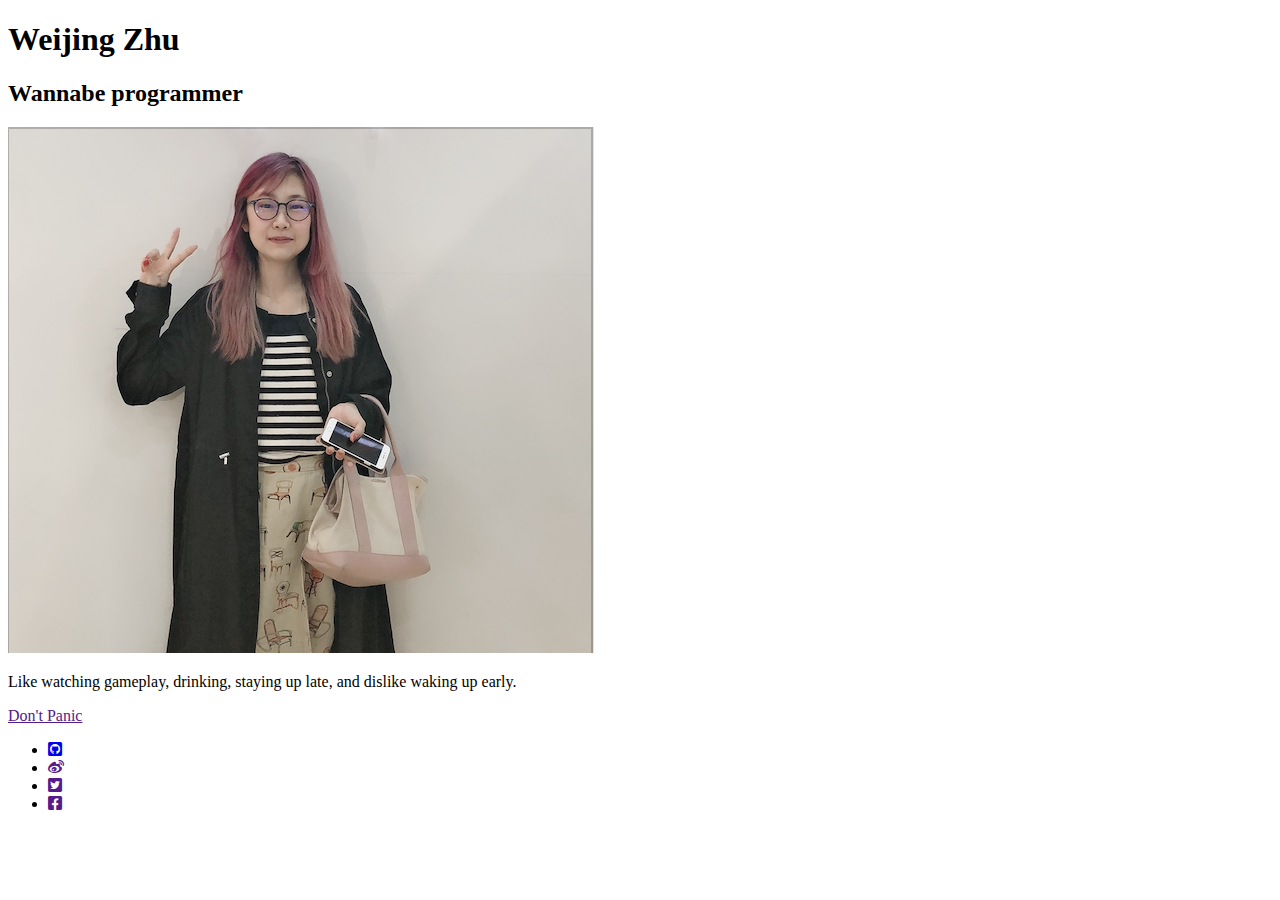
<file: 01-Profile-content/profile/index.html>
<!DOCTYPE html>
<html>
<head>
  <title>Weijing Zhu</title>
  <meta charset="utf-8">
  <link rel="stylesheet" href="https://use.fontawesome.com/releases/v5.6.3/css/all.css">
</head>
<body>
  <h1>Weijing Zhu</h1>
  <h2>Wannabe programmer</h2>
  <img src="images/profile-pic.png" alt="Profile picture">
  <p>Like watching gameplay, drinking, staying up late, and dislike waking up early.</p>
  <a href="">Don't Panic</a>
  <ul>
    <li>
      <a href="https://github.com/fortytwo0715" target="_blank">
      <i class="fab fa-github-square"></i>
    </li>
    <li>
      <a href="" target="_blank">
      <i class="fab fa-weibo"></i>
    </li>
    <li>
      <a href="" target="_blank">
      <i class="fab fa-twitter-square"></i>
    </li>
    <li>
      <a href="" target="_blank">
      <i class="fab fa-facebook-square"></i>
    </li>
  </ul>
</body>
</html>
</file>
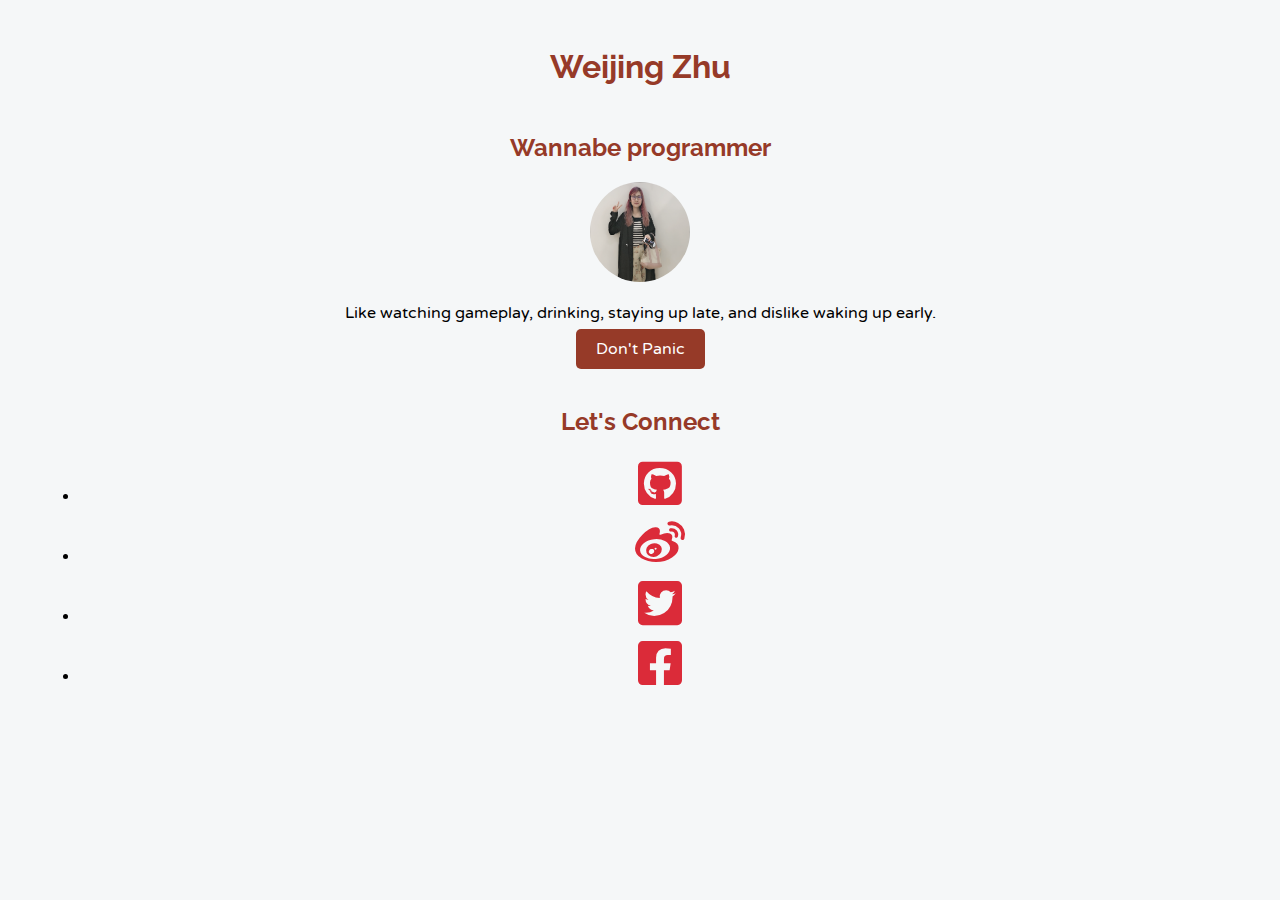
<file: 02-Fonts-and-colors/profile/index.html>
<!DOCTYPE html>
<html>
<head>
  <title>Weijing Zhu</title>
  <meta charset="utf-8">
  <link rel="stylesheet" href="https://use.fontawesome.com/releases/v5.6.3/css/all.css">
  <link href="https://fonts.googleapis.com/css?family=Raleway:400,700|Varela+Round&display=swap" rel="stylesheet">
  <link rel="stylesheet" href="style.css">
</head>
<body>
  <h1>Weijing Zhu</h1>
  <h2>Wannabe programmer</h2>
  <img src="images/profile-pic.png" alt="Profile picture" id="profile-pic">
  <p>Like watching gameplay, drinking, staying up late, and dislike waking up early.</p>
  <a class="btn-red" href="">Don't Panic</a>

  <h2>Let's Connect</h2>
  <ul id="social">
    <li>
      <a href="https://github.com/fortytwo0715" target="_blank">
      <i class="fab fa-github-square"></i>
    </li>
    <li>
      <a href="" target="_blank">
      <i class="fab fa-weibo"></i>
    </li>
    <li>
      <a href="" target="_blank">
      <i class="fab fa-twitter-square"></i>
    </li>
    <li>
      <a href="" target="_blank">
      <i class="fab fa-facebook-square"></i>
    </li>
  </ul>
</body>
</html>
</file>
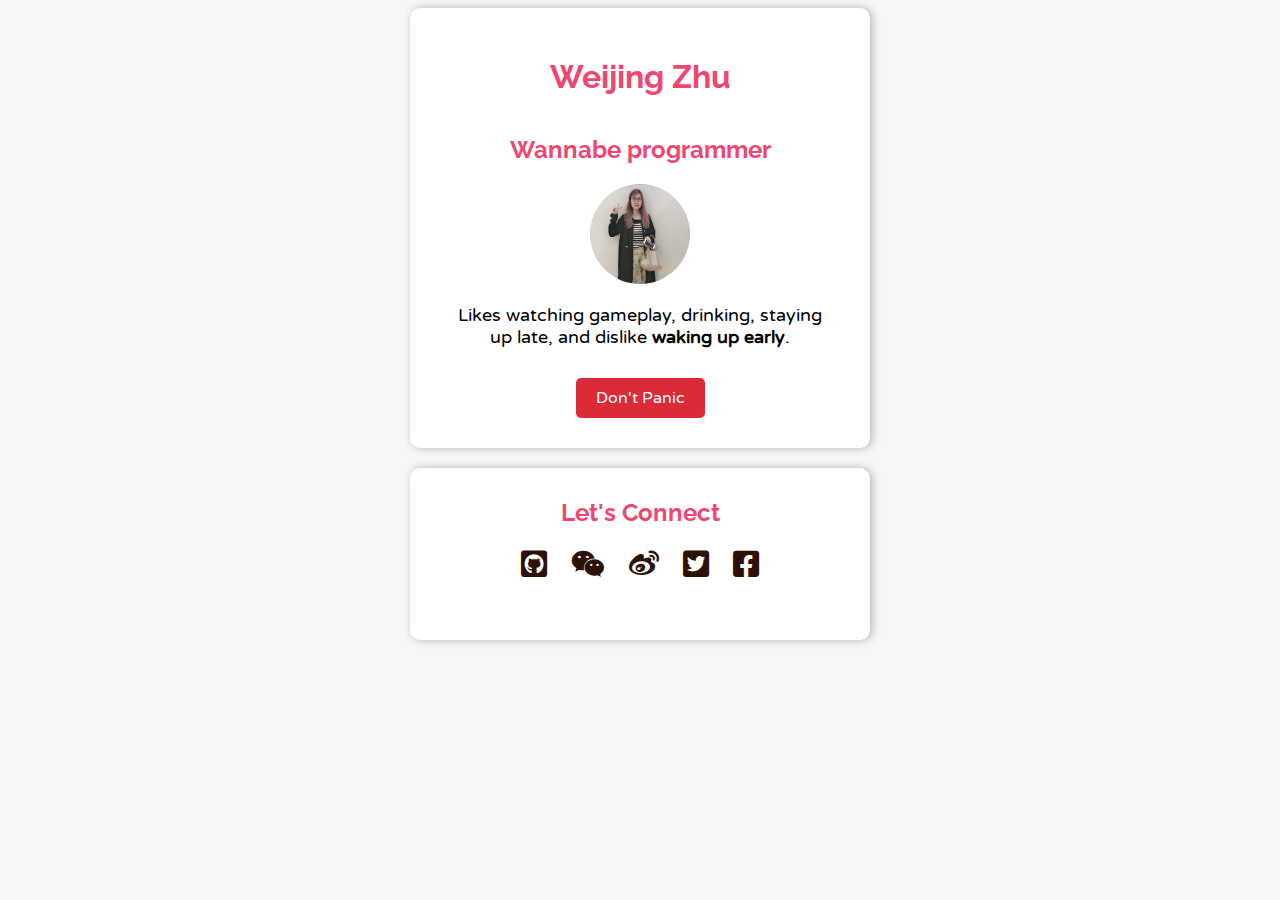
<file: 03-Finishing-profile-design/profile/index.html>
<!DOCTYPE html>
<html>
<head>
  <title>Weijing Zhu</title>
  <meta charset="utf-8">
  <link rel="stylesheet" href="https://use.fontawesome.com/releases/v5.6.3/css/all.css">
  <link href="https://fonts.googleapis.com/css?family=Raleway:400,700|Varela+Round&display=swap" rel="stylesheet">
  <link rel="stylesheet" href="style.css">
</head>
<body>

  <div class="container">
    <div class="card-white">
      <h1>Weijing Zhu</h1>
      <h2>Wannabe programmer</h2>
      <img src="images/profile-pic.png" alt="Profile picture" id="profile-pic">
      <p>Likes watching gameplay, drinking, staying up late, and dislike <b>waking up early</b>.</p>
      <a class="btn-red" href="">Don't Panic</a>
    </div>

    <div class="card-white">
      <h2>Let's Connect</h2>
      <ul id="social" class="inline-list">
        <li>
          <a href="https://github.com/fortytwo0715" target="_blank">
          <i class="fab fa-github-square"></i></a>
        </li>
        <li>
          <a href="" target="_blank">
          <i class="fab fa-weixin"></i></a>
        </li>
        <li>
          <a href="" target="_blank">
          <i class="fab fa-weibo"></i></a>
        </li>
        <li>
          <a href="" target="_blank">
          <i class="fab fa-twitter-square"></i></a>
        </li>
        <li>
          <a href="" target="_blank">
          <i class="fab fa-facebook-square"></i></a>
        </li>
      </ul>
    </div>
  </div>
</body>
</html>
</file>
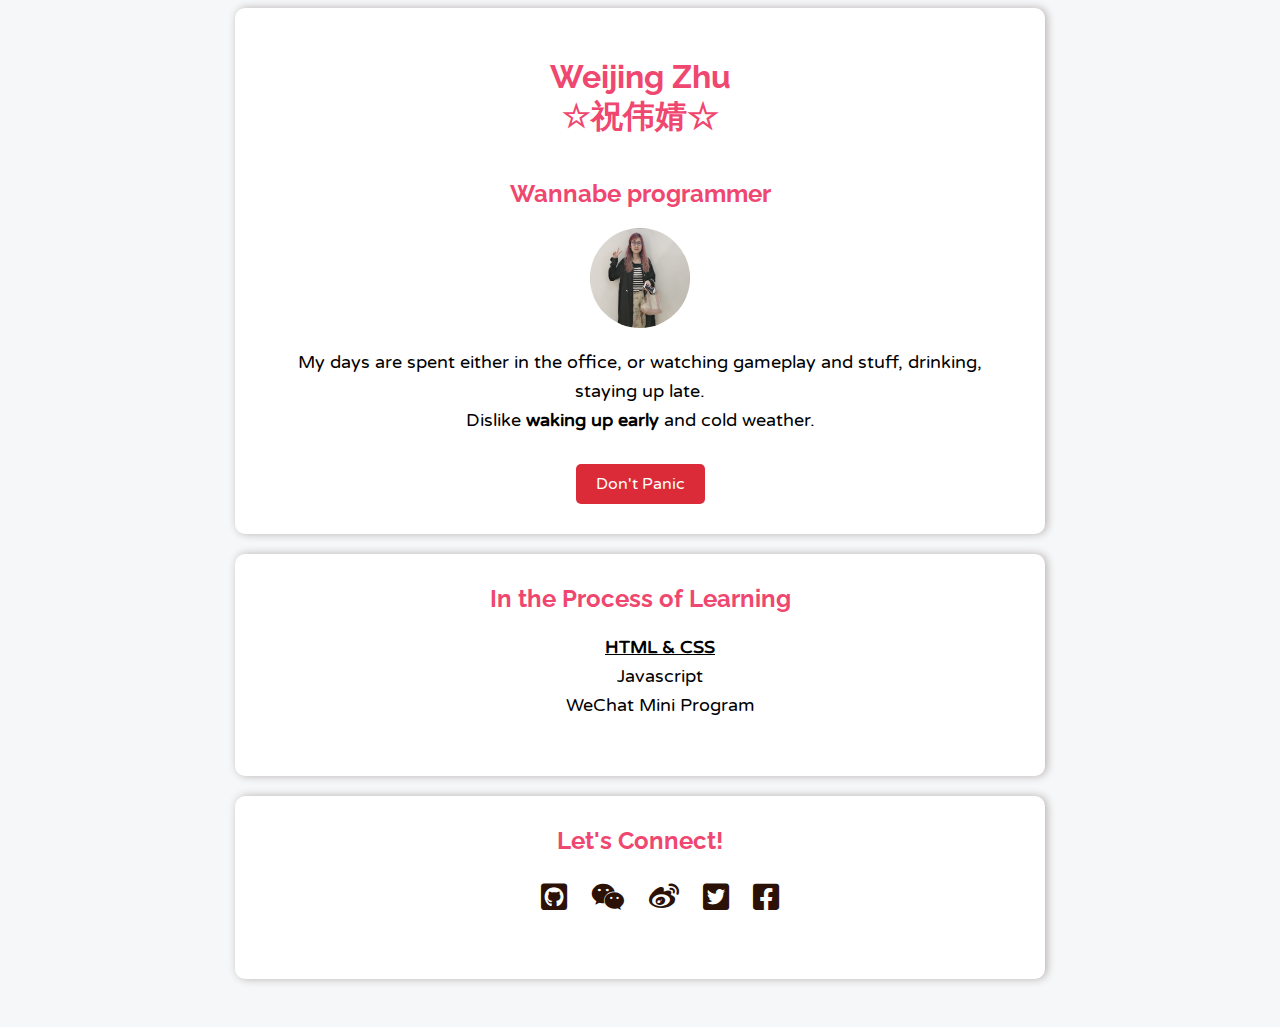
<file: 04-Responsive-profile/profile/index.html>
<!DOCTYPE html>
<html>
<head>
  <title>Weijing Zhu</title>
  <meta charset="utf-8">
  <meta name="viewport" content="width=device-width, initial-scale=1">
  <link rel="stylesheet" href="https://use.fontawesome.com/releases/v5.6.3/css/all.css">
  <link href="https://fonts.googleapis.com/css?family=Raleway:400,700|Varela+Round&display=swap" rel="stylesheet">
  <link rel="stylesheet" href="style.css">
</head>
<body>

  <div class="container">
    <div class="card-white">
      <h1>Weijing Zhu
        <br>☆祝伟婧☆</h1>
      <h2>Wannabe programmer</h2>
      <img src="images/profile-pic.png" alt="Profile picture" id="profile-pic">
      <p>My days are spent either in the office, or watching gameplay and stuff, drinking, staying up late.
      <br>Dislike <b>waking up early</b> and cold weather.</p>
      <a class="btn-red" href="">Don't Panic</a>
    </div>

    <div class="card-white">
      <h2>In the Process of Learning</h2>
        <ul>
        <li><u><b>HTML & CSS</b></u></li>
        <li>Javascript</li>
        <li>WeChat Mini Program</li>
      </ul>
    </div>

    <div class="card-white">
      <h2>Let's Connect!</h2>
      <ul id="social" class="inline-list">
        <li>
          <a href="https://github.com/fortytwo0715" target="_blank">
          <i class="fab fa-github-square"></i></a>
        </li>
        <li>
          <a href="" target="_blank">
          <i class="fab fa-weixin"></i></a>
        </li>
        <li>
          <a href="" target="_blank">
          <i class="fab fa-weibo"></i></a>
        </li>
        <li>
          <a href="" target="_blank">
          <i class="fab fa-twitter-square"></i></a>
        </li>
        <li>
          <a href="" target="_blank">
          <i class="fab fa-facebook-square"></i></a>
        </li>
      </ul>
    </div>
  </div>
</body>
</html>
</file>
<file: 02-Fonts-and-colors/profile/style.css>
body {
  background-color: #F5F7F8;
  text-align: center;
  font-family: 'Varela Round', sans-serif;
  margin: 40px;
}

h1, h2 {
  color: #963A28;
  font-family: 'Raleway', sans-serif;
  font-weight: 700;
  margin: 48px 0 20px 0;
}

#social a {
  font-size: 50px;
  color: #DB2B39;
}

.btn-red {
  background-color: #963A28;
  color: white;
  padding: 10px 20px;
  margin: 50px;
  border-radius: 5px;
  text-decoration: none;
}

.btn-red:hover {
  background-color: #DB2B39;
}

#profile-pic {
  width: 100px;
  height: 100px;
  border-radius: 50%;
}
</file>
<file: 03-Finishing-profile-design/profile/style.css>
body {
  background-color: #F5F7F8;
  text-align: center;
  font-family: 'Varela Round', sans-serif;
}

h1, h2 {
  color: #EF476F;
  font-family: 'Raleway', sans-serif;
  font-weight: 700;
}

h1 {
  margin: 40px 0;
}

h2 {
  margin: 20px 0 20px 0;
}

p {
  margin: 15px 20px 40px 20px;
  font-size: 18px;
}

ul {
  padding-left: 0px;
}

.container {
  width: 500px;
  margin: 0 auto;
  padding: 0px 30px 20px 30px;
}

.card-white {
  background-color: white;
  padding: 10px 20px 40px 20px;
  margin: 0px 20px 20px 20px;
  box-shadow: 2px 0px 8px #B9B1B1;
  border-radius: 10px;
}

.btn-red {
  background-color: #DB2B39;
  color: white;
  padding: 10px 20px;
  border-radius: 5px;
  text-decoration: none;
}

.btn-red:hover {
  background-color: #5E3023;
}

.inline-list li {
  display: inline-block;
  list-style: none;
  padding: 0px 10px;
}

#profile-pic {
  width: 100px;
  height: 100px;
  border-radius: 50%;
}

#social a {
  font-size: 30px;
  color: #2C1107;
}
</file>
<file: 04-Responsive-profile/profile/style.css>
@media (max-width: 1440px) {
  /* For a screen < 960px, this CSS will be read */
  .container {
    width: 850px;
  }

@media (max-width: 960px) {
  /* For a screen < 960px, this CSS will be read */
  .container {
    width: 700px;
  }
}
@media (max-width: 720px) {
  /* For a screen < 720px, this CSS will be read */
  .container {
    width: 500px;
  }
}
@media (max-width: 540px) {
  /* For a screen < 540px, this CSS will be read */
  .container {
    width: 300px;
  }
}

body {
  background-color: #F5F7F8;
  text-align: center;
  font-family: 'Varela Round', sans-serif;
}

h1, h2 {
  color: #EF476F;
  font-family: 'Raleway', sans-serif;
  font-weight: 700;
}

h1 {
  margin: 40px 0;
}

h2 {
  margin: 20px 0 20px 0;
}

p {
  margin: 15px 20px 40px 20px;
  font-size: 18px;
  line-height: 1.6;
}

.container {
  margin: 0 auto;
  padding: 0px 30px 20px 30px;
}

.card-white {
  background-color: white;
  padding: 10px 20px 40px 20px;
  margin: 0px 20px 20px 20px;
  box-shadow: 2px 0px 8px #B9B1B1;
  border-radius: 10px;
}

.card-white li {
  list-style: none;
  font-size: 18px;
  line-height: 1.6;
}

.btn-red {
  background-color: #DB2B39;
  color: white;
  padding: 10px 20px;
  border-radius: 5px;
  text-decoration: none;
}

.btn-red:hover {
  background-color: #5E3023;
}

.inline-list li {
  display: inline-block;
  list-style: none;
  padding: 0px 10px;
}

#profile-pic {
  width: 100px;
  height: 100px;
  border-radius: 50%;
}

#social a {
  font-size: 30px;
  color: #2C1107;
}
</file>
